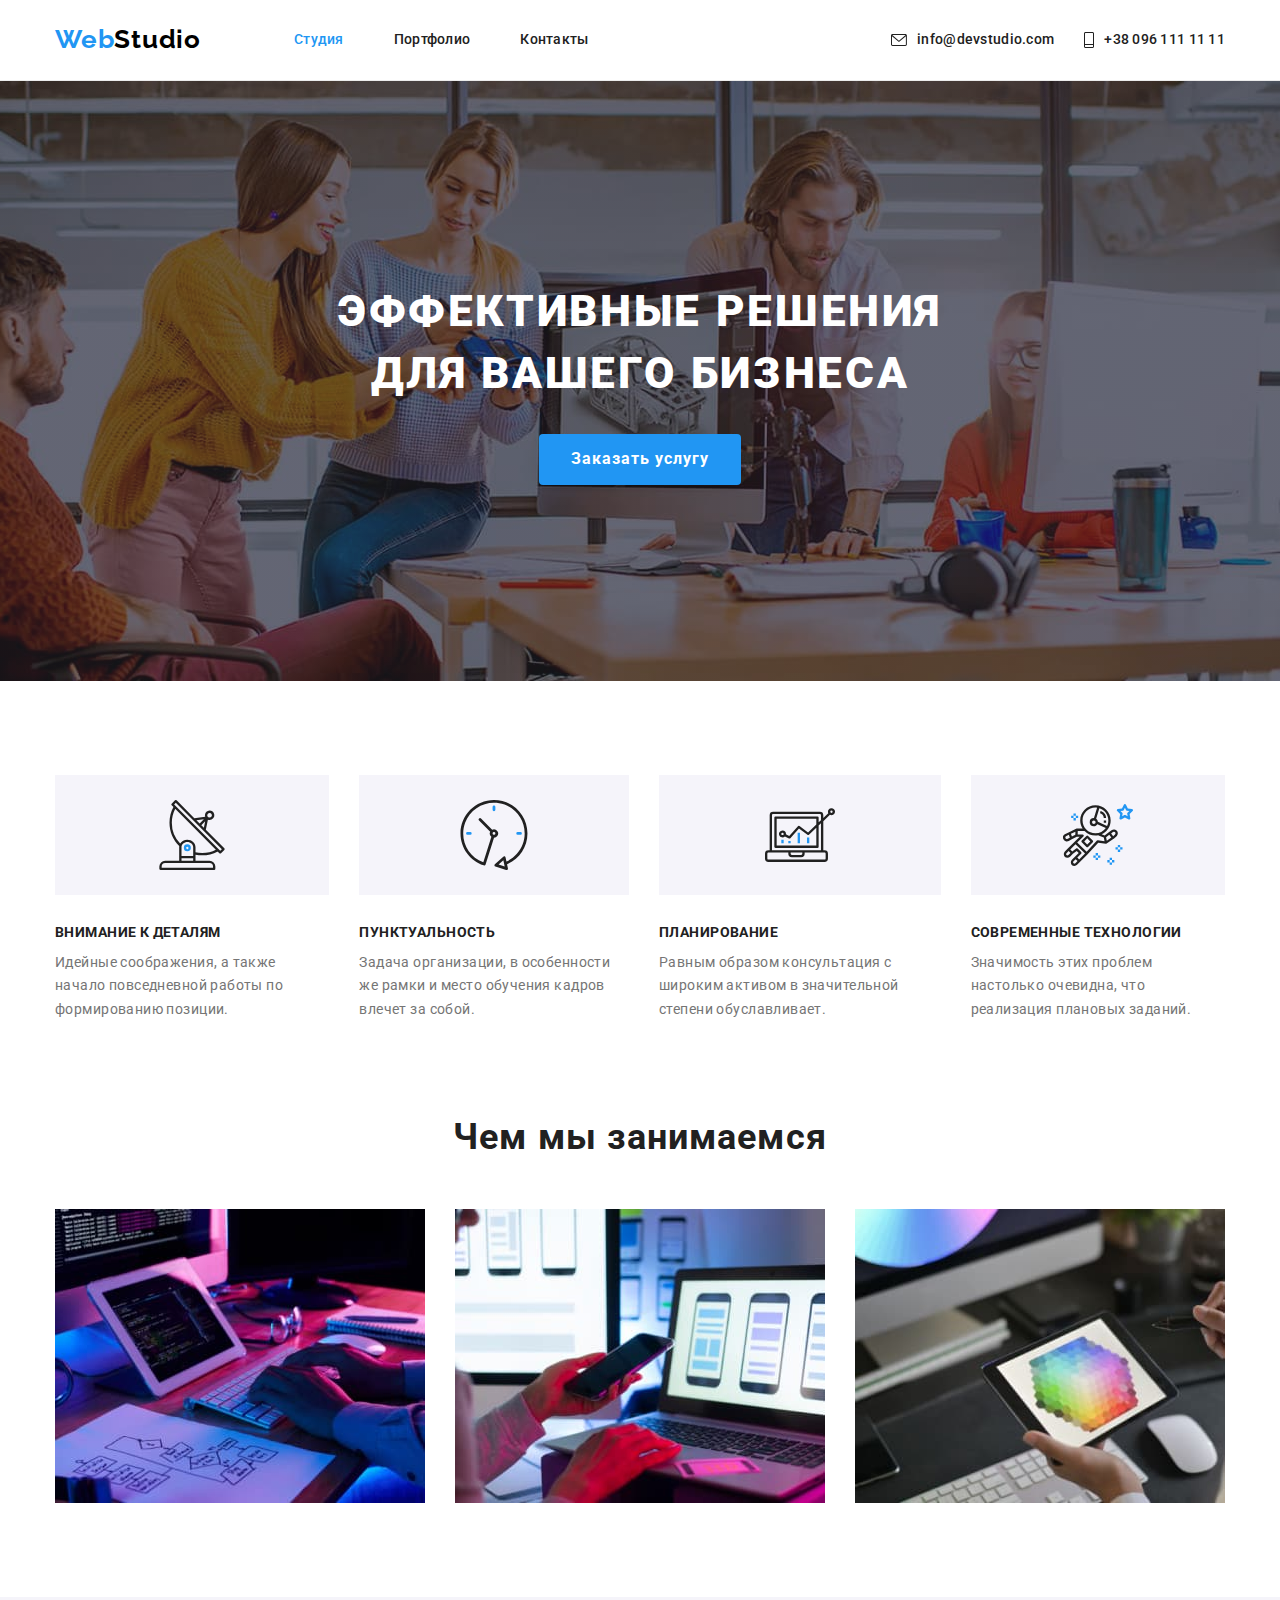
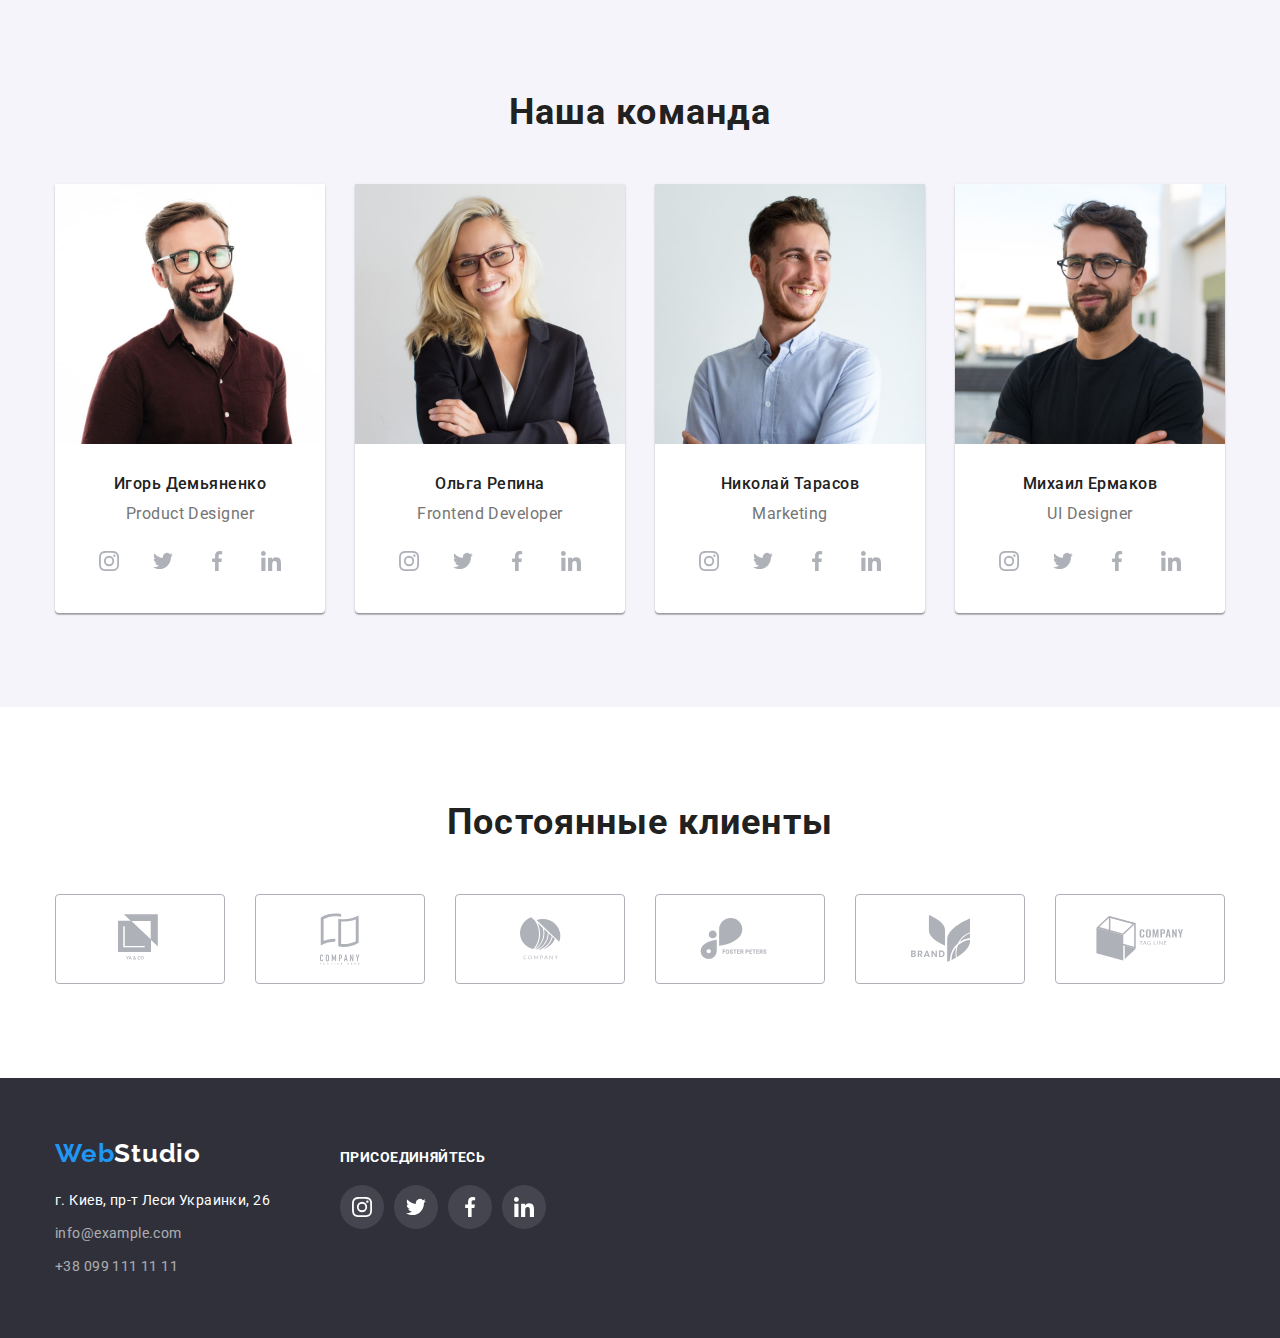
<file: index.html>
<!DOCTYPE html>
<html lang="ru">
  <head>
    <meta charset="UTF-8" />
    <meta name="viewport" content="width=device-width, initial-scale=1.0" />
    <link rel="preconnect" href="https://fonts.gstatic.com" />
    <link
      href="https://fonts.googleapis.com/css2?family=Raleway:wght@700&family=Roboto:wght@400;500;700;900&display=swap"
      rel="stylesheet"
    />
    <link rel="stylesheet" href="./css/style.css" />
    <title>Студия</title>
  </head>

  <body>
    <header class="header--border">
      <div class="container header">
        <a href="#" class="logo header-logo header-logo-color--black"
          ><span class="logo__accent">Web</span>Studio</a
        >
        <nav class="header__nav">
          <ul class="header__nav-list">
            <li>
              <a href="index.html" class="header__nav-link nav-link--active"
                >Студия</a
              >
            </li>

            <li>
              <a href="portfolio.html" class="header__nav-link">Портфолио</a>
            </li>

            <li>
              <a href="#" class="header__nav-link">Контакты</a>
            </li>
          </ul>
        </nav>
        <address class="header__contact">
          <a href="mailto:info@devstudio.com" class="header__contact-link"
            ><svg class="header__contact-icon" width="16" height="12">
              <use xlink:href="./img/sprite.svg#icon-envelope"></use></svg
            >info@devstudio.com</a
          >
          <a href="tel:+380961111111" class="header__contact-link"
            ><svg class="header__contact-icon" width="10" height="16">
              <use xlink:href="./img/sprite.svg#icon-smartphone"></use>
            </svg>
            +38 096 111 11 11</a
          >
        </address>
      </div>
    </header>
    <main>
      <section class="hero">
        <div class="container">
          <div class="hero__inner">
            <h1 class="visually-hidden">
              Создание сайтов, продвижение и обслуживание.
            </h1>
            <p class="hero__text">Эффективные решения для вашего бизнеса</p>
            <button type="button" class="hero__btn">Заказать услугу</button>
          </div>
        </div>
      </section>
      <section class="soft-skill">
        <div class="container">
          <h2 class="visually-hidden">
            Эффективные веб решения для каждого бизнеса.
          </h2>
          <ul class="soft-skill__list">
            <li class="soft-skill__list-item">
              <div class="soft-skill__list-icon-box">
                <svg width="70" height="70">
                  <use xlink:href="./img/sprite.svg#icon-antenna"></use>
                </svg>
              </div>
              <h3 class="soft-skill__list-title">Внимание к деталям</h3>
              <p class="soft-skill__list-text">
                Идейные соображения, а также начало повседневной работы по
                формированию позиции.
              </p>
            </li>

            <li class="soft-skill__list-item">
              <div class="soft-skill__list-icon-box">
                <svg width="70" height="70">
                  <use xlink:href="./img/sprite.svg#icon-clock"></use>
                </svg>
              </div>
              <h3 class="soft-skill__list-title">Пунктуальность</h3>
              <p class="soft-skill__list-text">
                Задача организации, в особенности же рамки и место обучения
                кадров влечет за собой.
              </p>
            </li>

            <li class="soft-skill__list-item">
              <div class="soft-skill__list-icon-box">
                <svg width="70" height="70">
                  <use xlink:href="./img/sprite.svg#icon-diagram"></use>
                </svg>
              </div>
              <h3 class="soft-skill__list-title">Планирование</h3>
              <p class="soft-skill__list-text">
                Равным образом консультация с широким активом в значительной
                степени обуславливает.
              </p>
            </li>

            <li class="soft-skill__list-item">
              <div class="soft-skill__list-icon-box">
                <svg width="70" height="70">
                  <use xlink:href="./img/sprite.svg#icon-astronaut"></use>
                </svg>
              </div>
              <h3 class="soft-skill__list-title">Современные технологии</h3>
              <p class="soft-skill__list-text">
                Значимость этих проблем настолько очевидна, что реализация
                плановых заданий.
              </p>
            </li>
          </ul>
        </div>
      </section>
      <section class="tech-skill">
        <div class="container">
          <h2 class="tech-skill__title">Чем мы занимаемся</h2>
          <div class="tech-skill__image-box">
            <img
              src="./img/works/develop.jpg"
              alt="разработка десктоп приложений"
              width="370"
              height="294"
            />
            <img
              src="./img/works/adaptive.jpg"
              alt="адаптация под мобильные устройства"
              width="370"
              height="294"
            />
            <img
              src="./img/works/design.jpg"
              alt="дизайн макетов"
              width="370"
              height="294"
            />
          </div>
        </div>
      </section>
      <section class="team">
        <div class="container">
          <h2 class="team__title">Наша команда</h2>
          <ul class="team__list">
            <li class="team__list-item">
              <img
                src="./img/team/product_designer.jpg"
                alt="фото Игоря Демьяненко"
                width="270"
                height="260"
                class="team__list-img"
              />
              <h3 class="team__list-title">Игорь Демьяненко</h3>
              <p class="team__list-text">Product Designer</p>
              <ul class="team__list-social">
                <li>
                  <a href="#" class="team__list-social-link">
                    <svg class="team__list-social-icon" width="20" height="20">
                      <use xlink:href="./img/sprite.svg#icon-instagram"></use>
                    </svg>
                  </a>
                </li>

                <li>
                  <a href="#" class="team__list-social-link">
                    <svg class="team__list-social-icon" width="20" height="20">
                      <use xlink:href="./img/sprite.svg#icon-twitter"></use>
                    </svg>
                  </a>
                </li>

                <li>
                  <a href="#" class="team__list-social-link">
                    <svg class="team__list-social-icon" width="20" height="20">
                      <use xlink:href="./img/sprite.svg#icon-facebook"></use>
                    </svg>
                  </a>
                </li>

                <li>
                  <a href="#" class="team__list-social-link">
                    <svg class="team__list-social-icon" width="20" height="20">
                      <use xlink:href="./img/sprite.svg#icon-linkedin"></use>
                    </svg>
                  </a>
                </li>
              </ul>
            </li>

            <li class="team__list-item">
              <img
                src="./img/team/frontend_developer.jpg"
                alt="фото Ольги Репиной"
                width="270"
                height="260"
                class="team__list-img"
              />
              <h3 class="team__list-title">Ольга Репина</h3>
              <p class="team__list-text">Frontend Developer</p>
              <ul class="team__list-social">
                <li>
                  <a href="#" class="team__list-social-link">
                    <svg class="team__list-social-icon" width="20" height="20">
                      <use xlink:href="./img/sprite.svg#icon-instagram"></use>
                    </svg>
                  </a>
                </li>

                <li>
                  <a href="#" class="team__list-social-link">
                    <svg class="team__list-social-icon" width="20" height="20">
                      <use xlink:href="./img/sprite.svg#icon-twitter"></use>
                    </svg>
                  </a>
                </li>

                <li>
                  <a href="#" class="team__list-social-link">
                    <svg class="team__list-social-icon" width="20" height="20">
                      <use xlink:href="./img/sprite.svg#icon-facebook"></use>
                    </svg>
                  </a>
                </li>

                <li>
                  <a href="#" class="team__list-social-link">
                    <svg class="team__list-social-icon" width="20" height="20">
                      <use xlink:href="./img/sprite.svg#icon-linkedin"></use>
                    </svg>
                  </a>
                </li>
              </ul>
            </li>

            <li class="team__list-item">
              <img
                src="./img/team/marketing.jpg"
                alt="фото Николая Тарасова"
                width="270"
                height="260"
                class="team__list-img"
              />
              <h3 class="team__list-title">Николай Тарасов</h3>
              <p class="team__list-text">Marketing</p>
              <ul class="team__list-social">
                <li>
                  <a href="#" class="team__list-social-link">
                    <svg class="team__list-social-icon" width="20" height="20">
                      <use xlink:href="./img/sprite.svg#icon-instagram"></use>
                    </svg>
                  </a>
                </li>

                <li>
                  <a href="#" class="team__list-social-link">
                    <svg class="team__list-social-icon" width="20" height="20">
                      <use xlink:href="./img/sprite.svg#icon-twitter"></use>
                    </svg>
                  </a>
                </li>

                <li>
                  <a href="#" class="team__list-social-link">
                    <svg class="team__list-social-icon" width="20" height="20">
                      <use xlink:href="./img/sprite.svg#icon-facebook"></use>
                    </svg>
                  </a>
                </li>

                <li>
                  <a href="#" class="team__list-social-link">
                    <svg class="team__list-social-icon" width="20" height="20">
                      <use xlink:href="./img/sprite.svg#icon-linkedin"></use>
                    </svg>
                  </a>
                </li>
              </ul>
            </li>

            <li class="team__list-item">
              <img
                src="./img/team/ui_designer.jpg"
                alt="фото Михаила Ермакова"
                width="270"
                height="260"
                class="team__list-img"
              />
              <h3 class="team__list-title">Михаил Ермаков</h3>
              <p class="team__list-text">UI Designer</p>
              <ul class="team__list-social">
                <li>
                  <a href="#" class="team__list-social-link">
                    <svg class="team__list-social-icon" width="20" height="20">
                      <use xlink:href="./img/sprite.svg#icon-instagram"></use>
                    </svg>
                  </a>
                </li>

                <li>
                  <a href="#" class="team__list-social-link">
                    <svg class="team__list-social-icon" width="20" height="20">
                      <use xlink:href="./img/sprite.svg#icon-twitter"></use>
                    </svg>
                  </a>
                </li>

                <li>
                  <a href="#" class="team__list-social-link">
                    <svg class="team__list-social-icon" width="20" height="20">
                      <use xlink:href="./img/sprite.svg#icon-facebook"></use>
                    </svg>
                  </a>
                </li>

                <li>
                  <a href="#" class="team__list-social-link">
                    <svg class="team__list-social-icon" width="20" height="20">
                      <use xlink:href="./img/sprite.svg#icon-linkedin"></use>
                    </svg>
                  </a>
                </li>
              </ul>
            </li>
          </ul>
        </div>
      </section>
      <section class="clients">
        <div class="container">
          <h2 class="clients__title">Постоянные клиенты</h2>
          <ul class="clients__list">
            <li>
              <a href="#" class="clients__list-link"
                ><svg class="clients__list-icon" width="44" height="49">
                  <use xlink:href="./img/sprite.svg#icon-logo-1"></use></svg
              ></a>
            </li>

            <li>
              <a href="#" class="clients__list-link"
                ><svg class="clients__list-icon" width="40" height="52">
                  <use xlink:href="./img/sprite.svg#icon-logo-2"></use></svg
              ></a>
            </li>

            <li>
              <a href="#" class="clients__list-link"
                ><svg class="clients__list-icon" width="41" height="43">
                  <use xlink:href="./img/sprite.svg#icon-logo-3"></use></svg
              ></a>
            </li>

            <li>
              <a href="#" class="clients__list-link"
                ><svg class="clients__list-icon" width="80" height="42">
                  <use xlink:href="./img/sprite.svg#icon-logo-4"></use></svg
              ></a>
            </li>

            <li>
              <a href="#" class="clients__list-link"
                ><svg class="clients__list-icon" width="59" height="47">
                  <use xlink:href="./img/sprite.svg#icon-logo-5"></use></svg
              ></a>
            </li>

            <li>
              <a href="#" class="clients__list-link"
                ><svg class="clients__list-icon" width="88" height="45">
                  <use xlink:href="./img/sprite.svg#icon-logo-6"></use></svg
              ></a>
            </li>
          </ul>
        </div>
      </section>
    </main>
    <footer class="footer">
      <div class="container footer__inner">
        <div class="footer__box-contacts">
          <a href="index.html" class="logo footer-logo footer-logo-color--white"
            ><span class="logo__accent">Web</span>Studio</a
          >
          <address class="footer__contacts">
            <a
              href="https://goo.gl/maps/GYdSP3vSzZe3BjHV9"
              target="_blank"
              class="footer__contacts-link"
              >г. Киев, пр-т Леси Украинки, 26</a
            >
            <a href="mailto:info@example.com" class="footer__contacts-link"
              >info@example.com</a
            >
            <a href="tel:+380991111111" class="footer__contacts-link"
              >+38 099 111 11 11</a
            >
          </address>
        </div>
        <div class="footer__box-social">
          <b class="footer__social-title">присоединяйтесь</b>
          <ul class="footer__social-list">
            <li>
              <a href="#" class="footer__social-list-link">
                <svg class="footer__social-list-icon" width="20" height="20">
                  <use xlink:href="./img/sprite.svg#icon-instagram"></use>
                </svg>
              </a>
            </li>

            <li>
              <a href="#" class="footer__social-list-link">
                <svg class="footer__social-list-icon" width="20" height="20">
                  <use xlink:href="./img/sprite.svg#icon-twitter"></use>
                </svg>
              </a>
            </li>

            <li>
              <a href="#" class="footer__social-list-link">
                <svg class="footer__social-list-icon" width="20" height="20">
                  <use xlink:href="./img/sprite.svg#icon-facebook"></use>
                </svg>
              </a>
            </li>

            <li>
              <a href="#" class="footer__social-list-link">
                <svg class="footer__social-list-icon" width="20" height="20">
                  <use xlink:href="./img/sprite.svg#icon-linkedin"></use>
                </svg>
              </a>
            </li>
          </ul>
        </div>
      </div>
    </footer>
  </body>
</html>
</file>
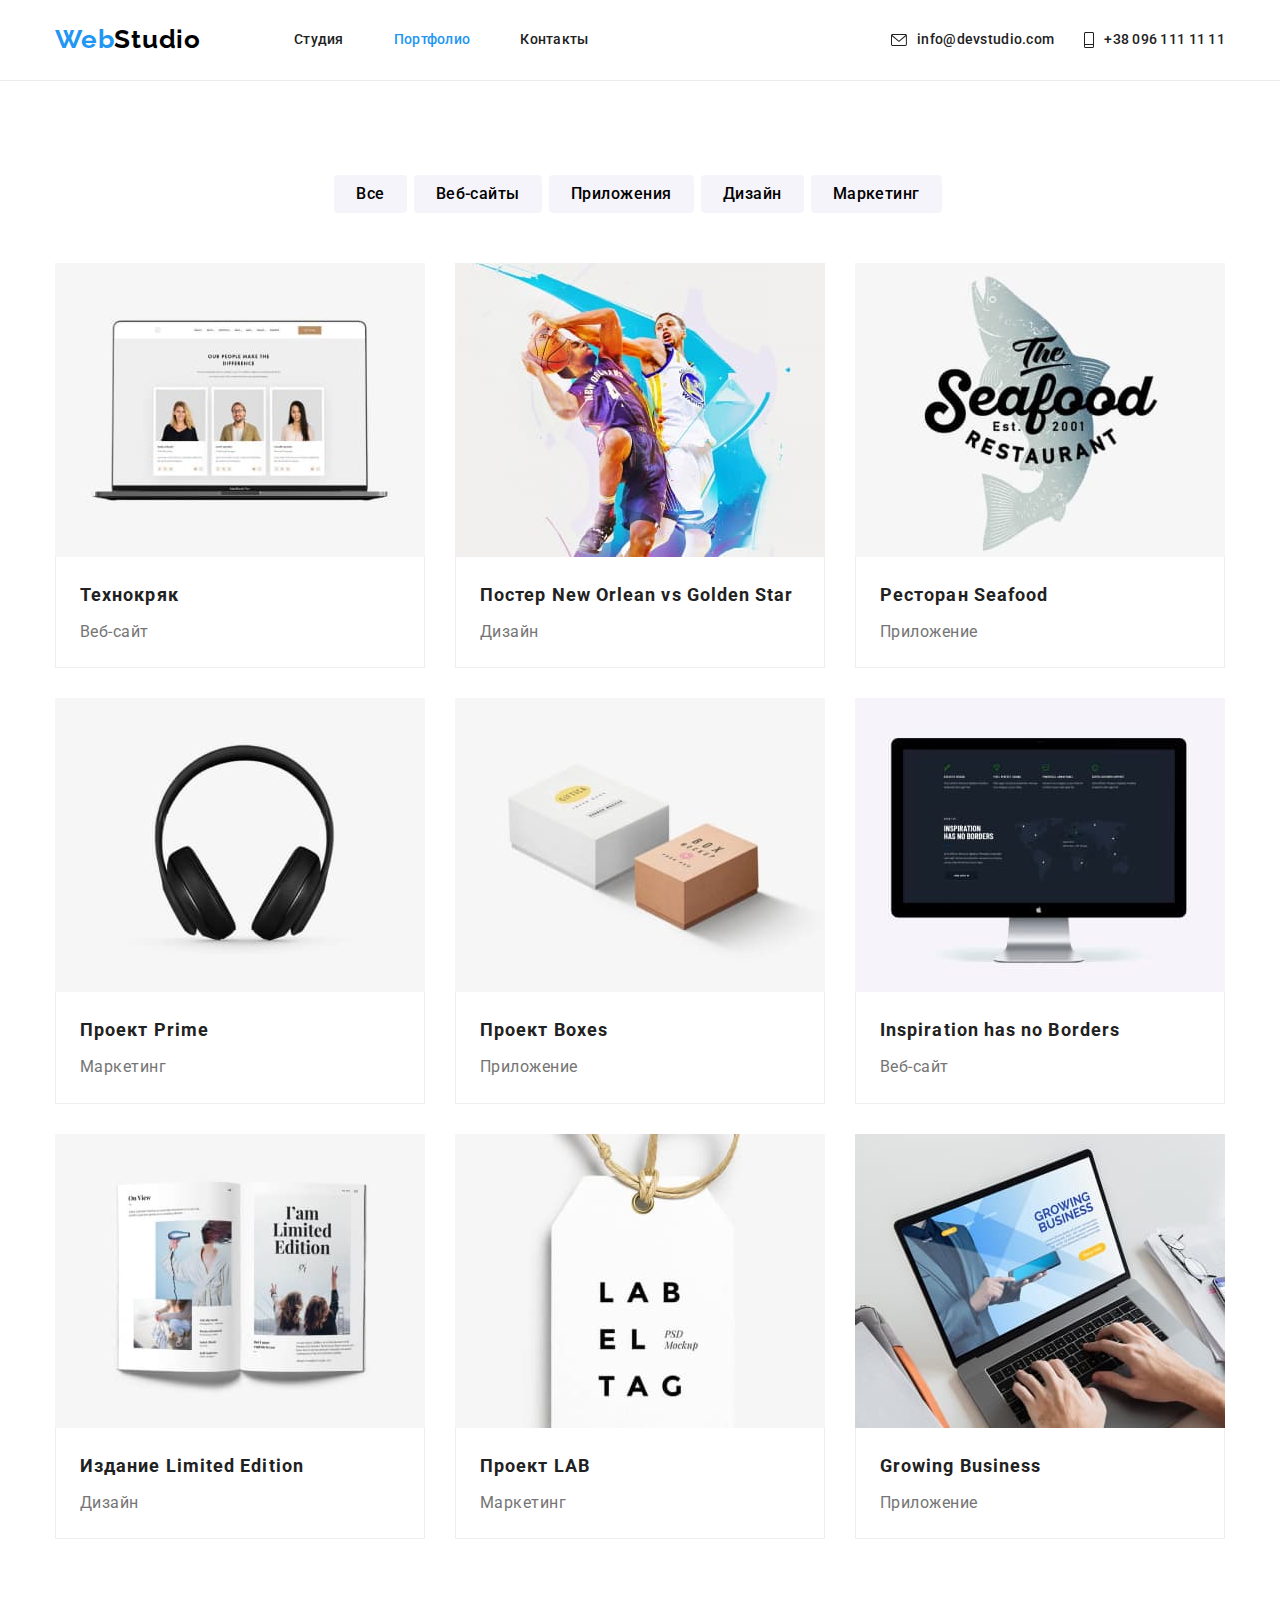
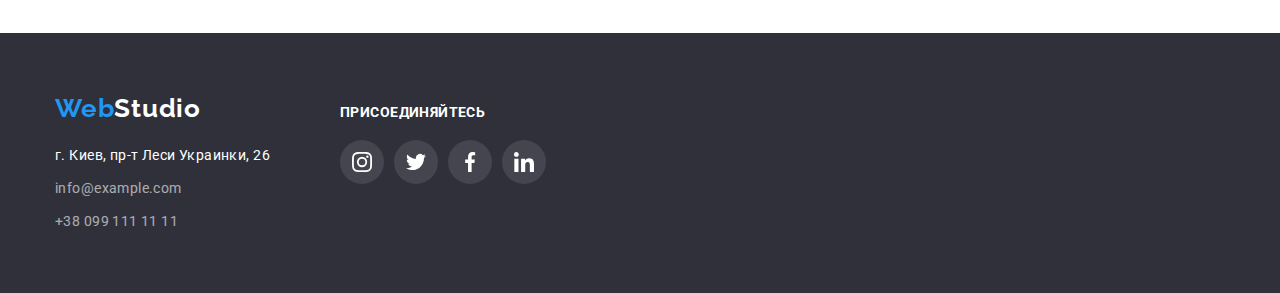
<file: portfolio.html>
<!DOCTYPE html>
<html lang="ru">
  <head>
    <meta charset="UTF-8" />
    <meta name="viewport" content="width=device-width, initial-scale=1.0" />
    <link rel="preconnect" href="https://fonts.gstatic.com" />
    <link
      href="https://fonts.googleapis.com/css2?family=Raleway:wght@700&family=Roboto:wght@400;500;700;900&display=swap"
      rel="stylesheet"
    />
    <link rel="stylesheet" href="./css/style.css" />
    <title>Портфолио</title>
  </head>

  <body>
    <header class="header--border">
      <div class="container header">
        <a href="#" class="logo header-logo header-logo-color--black"
          ><span class="logo__accent">Web</span>Studio</a
        >
        <nav class="header__nav">
          <ul class="header__nav-list">
            <li>
              <a href="index.html" class="header__nav-link">Студия</a>
            </li>
            <li>
              <a href="portfolio.html" class="header__nav-link nav-link--active"
                >Портфолио</a
              >
            </li>
            <li>
              <a href="#" class="header__nav-link">Контакты</a>
            </li>
          </ul>
        </nav>
        <address class="header__contact">
          <a href="mailto:info@devstudio.com" class="header__contact-link"
            ><svg class="header__contact-icon" width="16" height="12">
              <use xlink:href="./img/sprite.svg#icon-envelope"></use></svg
            >info@devstudio.com</a
          >
          <a href="tel:+380961111111" class="header__contact-link"
            ><svg class="header__contact-icon" width="10" height="16">
              <use xlink:href="./img/sprite.svg#icon-smartphone"></use>
            </svg>
            +38 096 111 11 11</a
          >
        </address>
      </div>
    </header>
    <main>
      <section class="search-menu">
        <div class="container">
          <button type="button" class="search-menu__btn">Все</button>
          <button type="button" class="search-menu__btn">Веб-сайты</button>
          <button type="button" class="search-menu__btn">Приложения</button>
          <button type="button" class="search-menu__btn">Дизайн</button>
          <button type="button" class="search-menu__btn">Маркетинг</button>
        </div>
      </section>
      <section class="projects">
        <div class="container">
          <h1 class="visually-hidden">Наши работы</h1>
          <ul class="projects__list">
            <li class="projects__list-item">
              <a href="#" class="projects__list-link">
                <img
                  src="./img/portfolio/technocryk.jpg"
                  alt="ноутбук с открытым веб-сайтом"
                />
                <div class="list-card--border">
                  <h2 class="projects__list-title">Технокряк</h2>
                  <p class="projects__list-text">Веб-сайт</p>
                </div>
              </a>
            </li>

            <li class="projects__list-item">
              <a href="#" class="projects__list-link">
                <img
                  src="./img/portfolio/new-orlean-vs-golden-star.jpg"
                  alt="игроки НБА"
                />
                <div class="list-card--border">
                  <h2 class="projects__list-title">
                    Постер New Orlean vs Golden Star
                  </h2>
                  <p class="projects__list-text">Дизайн</p>
                </div>
              </a>
            </li>

            <li class="projects__list-item">
              <a href="#" class="projects__list-link">
                <img
                  src="./img/portfolio/seafood.jpg"
                  alt="логотип ресторан рыба"
                />
                <div class="list-card--border">
                  <h2 class="projects__list-title">Ресторан Seafood</h2>
                  <p class="projects__list-text">Приложение</p>
                </div>
              </a>
            </li>

            <li class="projects__list-item">
              <a href="#" class="projects__list-link">
                <img src="./img/portfolio/prime.jpg" alt="наушники" />
                <div class="list-card--border">
                  <h2 class="projects__list-title">Проект Prime</h2>
                  <p class="projects__list-text">Маркетинг</p>
                </div>
              </a>
            </li>

            <li class="projects__list-item">
              <a href="#" class="projects__list-link">
                <img src="./img/portfolio/boxes.jpg" alt="две коробки" />
                <div class="list-card--border">
                  <h2 class="projects__list-title">Проект Boxes</h2>
                  <p class="projects__list-text">Приложение</p>
                </div>
              </a>
            </li>

            <li class="projects__list-item">
              <a href="#" class="projects__list-link">
                <img
                  src="./img/portfolio/inspiration-has-no-borders.jpg"
                  alt="монитор apple с открытым веб-сайтом"
                />
                <div class="list-card--border">
                  <h2 class="projects__list-title">
                    Inspiration has no Borders
                  </h2>
                  <p class="projects__list-text">Веб-сайт</p>
                </div>
              </a>
            </li>

            <li class="projects__list-item">
              <a href="#" class="projects__list-link">
                <img
                  src="./img/portfolio/limited-edition.jpg"
                  alt="журнал с открытыми страницами"
                />
                <div class="list-card--border">
                  <h2 class="projects__list-title">Издание Limited Edition</h2>
                  <p class="projects__list-text">Дизайн</p>
                </div>
              </a>
            </li>

            <li class="projects__list-item">
              <a href="#" class="projects__list-link">
                <img src="./img/portfolio/lab.jpg" alt="дизайн лейбы" />
                <div class="list-card--border">
                  <h2 class="projects__list-title">Проект LAB</h2>
                  <p class="projects__list-text">Маркетинг</p>
                </div>
              </a>
            </li>

            <li class="projects__list-item">
              <a href="#" class="projects__list-link">
                <img
                  src="./img/portfolio/growing-business.jpg"
                  alt="ноутбук с открытым приложением"
                />
                <div class="list-card--border">
                  <h2 class="projects__list-title">Growing Business</h2>
                  <p class="projects__list-text">Приложение</p>
                </div>
              </a>
            </li>
          </ul>
        </div>
      </section>
    </main>
    <footer class="footer">
      <div class="container footer__inner">
        <div class="footer__box-contacts">
          <a href="index.html" class="logo footer-logo footer-logo-color--white"
            ><span class="logo__accent">Web</span>Studio</a
          >
          <address class="footer__contacts">
            <a
              href="https://goo.gl/maps/GYdSP3vSzZe3BjHV9"
              target="_blank"
              class="footer__contacts-link"
              >г. Киев, пр-т Леси Украинки, 26</a
            >
            <a href="mailto:info@example.com" class="footer__contacts-link"
              >info@example.com</a
            >
            <a href="tel:+380991111111" class="footer__contacts-link"
              >+38 099 111 11 11</a
            >
          </address>
        </div>
        <div class="footer__box-social">
          <b class="footer__social-title">присоединяйтесь</b>
          <ul class="footer__social-list">
                <li>
                  <a href="#" class="footer__social-list-link">
                    <svg class="footer__social-list-icon" width="20" height="20">
                      <use xlink:href="./img/sprite.svg#icon-instagram"></use>
                    </svg>
                  </a>
                </li>

                <li>
                  <a href="#" class="footer__social-list-link">
                    <svg class="footer__social-list-icon" width="20" height="20">
                      <use xlink:href="./img/sprite.svg#icon-twitter"></use>
                    </svg>
                  </a>
                </li>

                <li>
                  <a href="#" class="footer__social-list-link">
                    <svg class="footer__social-list-icon" width="20" height="20">
                      <use xlink:href="./img/sprite.svg#icon-facebook"></use>
                    </svg>
                  </a>
                </li>

                <li>
                  <a href="#" class="footer__social-list-link">
                    <svg class="footer__social-list-icon" width="20" height="20">
                      <use xlink:href="./img/sprite.svg#icon-linkedin"></use>
                    </svg>
                  </a>
                </li>
              </ul>
            </li>
          </ul>
        </div>
      </div>
    </footer>
  </body>
</html>
</file>
<file: css/style.css>
@charset "UTF-8";
/*===Null Style===*/
* {
  padding: 0;
  margin: 0;
  border: 0;
}

*,
*:before,
:after {
  -webkit-box-sizing: border-box;
  box-sizing: border-box;
}

aside,
nav,
footer,
header,
section {
  display: block;
}

html,
body {
  height: 100%;
  width: 100%;
  font-size: 100%;
  line-height: 1;
  font-size: 14px;
  -ms-text-size-adjust: 100%;
  -moz-text-size-adjust: 100%;
  -webkit-text-size-adjust: 100%;
}

input,
button,
textarea {
  font-family: inherit;
}

input::-ms-clear {
  display: none;
}

button {
  cursor: pointer;
}

button::-moz-focus-inner {
  padding: 0;
  border: 0;
}

a,
a:visited {
  text-decoration: none;
}

a:hover {
  text-decoration: none;
}

address {
  font-style: inherit;
}

ul li {
  list-style: none;
}

img {
  display: block;
  width: 100%;
  height: auto;
}

h1,
h2,
h3,
h4,
h5,
h6 {
  font-size: inherit;
  font-weight: 400;
}

/*===Variable Colors===*/
:root {
  --primary-bg-white: #ffffff;
  --primary-bg-hero: #2f303a;
  --primary-bg-footer: #2f303a;
  --primary-bg-team: #f5f4fa;
  --primary-fc-middle-black: #212121;
  --primary-footer-logo-color: #ffffff;
  --primary-logo-accent: #2196f3;
  --primary-contacts-footer-color: #ffffff;
  --secondary-fc-white: #ffffff;
  /*****************************************/
  --header-logo-color: #000000;
  --color-header-link-hover: #2196f3;
  --color-header-link-focus: #2196f3;
  --color-header-link-active: #2196f3;
  --color-soft-skill-text: #757575;
  --color-team-list-text: #757575;
  --color-projects-list-text: #757575;
  --color-hero-text: #ffffff;
  --bc-team-list-item: #ffffff;
  --bc-footer-social-list-link: rgba(255, 255, 255, 0.1);
  --accent-footer-social-list-link: #2196f3;
  --color-footer-social-link: #ffffff;
  --fc-hero-button: #ffffff;
  --bc-search-menu-button: #f5f4fa;
  --fc-search-menu-button-accent: #ffffff;
  --bc-search-menu-button-accent: #2196f3;
  --bc-hero-button: #2196f3;
  --border-header-color: #ececec;
  --border-projects-color: #eeeeee;
  --soft-skill-bg-icon-box: #f5f4fa;
  --soft-skill-color-icon-black: #212121;
  --soft-skill-color-icon-accent: #2196f3;
  --bc-team-social-link: #2196f3;
  --bg-team-social-link: #afb1b8;
  --color-team-social-link: #ffffff;
  --border-clients-link: #afb1b8;
  --color-clients-link: #afb1b8;
  --color-accent-clients-link: #2196f3;
  --border-accent-clients-link: #2196f3;
}

/*===Main Style===*/
body {
  font-family: "Roboto", sans-serif;
  background: var(--primary-bg-white);
  color: var(--primary-fc-middle-black);
}

/*===Grid Style===*/
.container {
  max-width: 1200px;
  margin: 0 auto;
  padding: 0 15px;
}

/*===Visually hidden h2===*/
.visually-hidden {
  position: absolute;
  width: 1px;
  height: 1px;
  margin: -1px;
  border: 0;
  padding: 0;
  white-space: nowrap;
  -webkit-clip-path: inset(100%);
          clip-path: inset(100%);
  clip: rect(0 0 0 0);
  overflow: hidden;
}

/*===LOGO Main Style===*/
.logo {
  font-family: "Raleway", sans-serif;
  font-weight: 700;
  font-size: 26px;
  line-height: 1.2;
  letter-spacing: 0.03em;
}

.logo__accent {
  color: var(--primary-logo-accent);
}

/**************Main*******************/
/*===Header Style===*/
.header {
  display: -webkit-box;
  display: -ms-flexbox;
  display: flex;
  -webkit-box-align: center;
      -ms-flex-align: center;
          align-items: center;
}

.header__nav {
  margin-left: 93px;
}

.header__nav-list {
  display: -webkit-box;
  display: -ms-flexbox;
  display: flex;
}

.header__nav-list :not(:first-child) {
  margin-left: 50px;
}

.header__nav-link {
  padding: 32px 0;
  font-weight: 500;
  font-size: 14px;
  line-height: 1.1;
  letter-spacing: 0.02em;
  color: inherit;
  -webkit-transition: color 250ms linear;
  transition: color 250ms linear;
}

.header__nav-link:hover {
  color: var(--color-header-link-hover);
}

.header__nav-link:focus {
  color: var(--color-header-link-hover);
}

.header__contact {
  display: -webkit-box;
  display: -ms-flexbox;
  display: flex;
  margin-left: auto;
}

.header__contact :not(:first-child) {
  margin-left: 30px;
}

.header__contact-link {
  display: -webkit-box;
  display: -ms-flexbox;
  display: flex;
  -webkit-box-align: center;
      -ms-flex-align: center;
          align-items: center;
  padding: 32px 0;
  font-weight: 500;
  line-height: 1.1;
  letter-spacing: 0.02em;
  color: var(--contacts-header-color);
  -webkit-transition: color 250ms linear;
  transition: color 250ms linear;
}

.header__contact-link:hover {
  color: var(--color-header-link-hover);
}

.header__contact-link:focus {
  color: var(--color-header-link-hover);
}

.header__contact-icon {
  margin-right: 10px;
  fill: currentColor;
}

.header--border {
  border-bottom: 1px solid var(--border-header-color);
}

.header-logo {
  padding: 24px 0 25px;
}

.header-logo-color--black {
  color: var(--header-logo-color);
}

.nav-link--active {
  color: var(--color-header-link-active);
}

/*===HERO Style===*/
.hero {
  padding: 200px 0;
  display: -webkit-box;
  display: -ms-flexbox;
  display: flex;
  height: 600px;
  background-color: var(--primary-bg-hero);
  background-image: -webkit-gradient(linear, left top, right top, from(rgba(47, 48, 58, 0.4)), to(rgba(47, 48, 58, 0.4))), url("../img/hero-bg.jpg");
  background-image: linear-gradient(to right, rgba(47, 48, 58, 0.4), rgba(47, 48, 58, 0.4)), url("../img/hero-bg.jpg");
  background-repeat: no-repeat;
  background-position: center;
  background-size: cover;
}

.hero__inner {
  width: 100%;
  max-width: 696px;
  margin: 0 auto;
  text-align: center;
}

.hero__text {
  margin-bottom: 30px;
  font-weight: 900;
  font-size: 44px;
  line-height: 1.4;
  letter-spacing: 0.06em;
  text-transform: uppercase;
  color: var(--color-hero-text);
}

.hero__btn {
  padding: 10px 32px;
  font-weight: 700;
  font-size: 16px;
  line-height: 1.9;
  letter-spacing: 0.06em;
  border-radius: 4px;
  -webkit-box-shadow: 0px 4px 4px rgba(0, 0, 0, 0.15);
          box-shadow: 0px 4px 4px rgba(0, 0, 0, 0.15);
  color: var(--fc-hero-button);
  background: var(--bc-hero-button);
}

.hero__btn:active {
  position: relative;
  top: 2px;
  -webkit-box-shadow: none;
          box-shadow: none;
}

/*===Soft-Skill Style===*/
.soft-skill {
  padding: 94px 0;
}

.soft-skill__list {
  display: -webkit-box;
  display: -ms-flexbox;
  display: flex;
}

.soft-skill__list :not(:last-of-type) {
  margin-right: 30px;
}

.soft-skill__list-item {
  width: calc((100%-90px) / 4);
}

.soft-skill__list-icon-box {
  display: -webkit-box;
  display: -ms-flexbox;
  display: flex;
  -webkit-box-pack: center;
      -ms-flex-pack: center;
          justify-content: center;
  padding: 25px 0;
  margin-bottom: 30px;
  background-color: var(--soft-skill-bg-icon-box);
}

.soft-skill__list-title {
  margin-bottom: 10px;
  font-weight: 700;
  line-height: 1.1;
  letter-spacing: 0.03em;
  text-transform: uppercase;
}

.soft-skill__list-text {
  font-weight: 400;
  line-height: 1.7;
  letter-spacing: 0.03em;
  color: var(--color-soft-skill-text);
}

/*===Tech-Skill Style===*/
.tech-skill {
  padding-bottom: 94px;
}

.tech-skill__title {
  margin-bottom: 50px;
  font-weight: 700;
  font-size: 36px;
  line-height: 1.2;
  text-align: center;
  letter-spacing: 0.03em;
}

.tech-skill__image-box {
  display: -webkit-box;
  display: -ms-flexbox;
  display: flex;
}

.tech-skill__image-box :not(:last-child) {
  margin-right: 30px;
}

/*===Team Style===*/
.team {
  padding: 94px 0;
  background: var(--primary-bg-team);
}

.team__title {
  margin-bottom: 50px;
  font-weight: 700;
  font-size: 36px;
  line-height: 1.2;
  text-align: center;
  letter-spacing: 0.03em;
}

.team__list {
  display: -webkit-box;
  display: -ms-flexbox;
  display: flex;
  margin-right: -30px;
}

.team__list-item {
  margin-right: 30px;
  background: var(--bc-team-list-item);
  text-align: center;
  -webkit-box-shadow: 0px 1px 3px rgba(0, 0, 0, 0.12), 0px 1px 1px rgba(0, 0, 0, 0.14), 0px 2px 1px rgba(0, 0, 0, 0.2);
          box-shadow: 0px 1px 3px rgba(0, 0, 0, 0.12), 0px 1px 1px rgba(0, 0, 0, 0.14), 0px 2px 1px rgba(0, 0, 0, 0.2);
  border-radius: 0px 0px 4px 4px;
}

.team__list-img {
  margin-bottom: 30px;
}

.team__list-title {
  margin-bottom: 10px;
  font-weight: 500;
  font-size: 16px;
  line-height: 1.2;
  letter-spacing: 0.03em;
}

.team__list-text {
  margin-bottom: 16px;
  font-weight: 400;
  font-size: 16px;
  line-height: 1.2;
  letter-spacing: 0.03em;
  color: var(--color-team-list-text);
}

.team__list-social {
  padding: 0 32px 30px;
  display: -webkit-box;
  display: -ms-flexbox;
  display: flex;
  -webkit-box-pack: justify;
      -ms-flex-pack: justify;
          justify-content: space-between;
}

.team__list-social-link {
  display: -webkit-box;
  display: -ms-flexbox;
  display: flex;
  -webkit-box-pack: center;
      -ms-flex-pack: center;
          justify-content: center;
  -webkit-box-align: center;
      -ms-flex-align: center;
          align-items: center;
  width: 44px;
  height: 44px;
  border-radius: 50%;
  -webkit-transition: 250ms linear;
  transition: 250ms linear;
  background-color: transparent;
  color: var(--bg-team-social-link);
}

.team__list-social-link:hover {
  background-color: var(--bc-team-social-link);
  color: var(--color-team-social-link);
}

.team__list-social-link:focus {
  background-color: var(--bc-team-social-link);
  color: var(--color-team-social-link);
}

.team__list-social-icon {
  fill: currentColor;
}

/*===Clients Style===*/
.clients {
  padding: 94px 0;
}

.clients__title {
  margin-bottom: 50px;
  font-weight: 700;
  font-size: 36px;
  line-height: 1.2;
  text-align: center;
  letter-spacing: 0.03em;
}

.clients__list {
  display: -webkit-box;
  display: -ms-flexbox;
  display: flex;
  -webkit-box-pack: justify;
      -ms-flex-pack: justify;
          justify-content: space-between;
}

.clients__list-link {
  display: -webkit-box;
  display: -ms-flexbox;
  display: flex;
  -webkit-box-pack: center;
      -ms-flex-pack: center;
          justify-content: center;
  -webkit-box-align: center;
      -ms-flex-align: center;
          align-items: center;
  width: 170px;
  height: 90px;
  border: 1px solid var(--border-clients-link);
  border-radius: 4px;
  -webkit-transition: color 250ms linear;
  transition: color 250ms linear;
  color: var(--color-clients-link);
}

.clients__list-link:hover {
  border: 1px solid var(--border-accent-clients-link);
  color: var(--color-accent-clients-link);
}

.clients__list-link:focus {
  border: 1px solid var(--border-accent-clients-link);
  color: var(--color-accent-clients-link);
}

.clients__list-icon {
  fill: currentColor;
}

/*===Footer Style===*/
.footer {
  padding: 60px 0;
  background: var(--primary-bg-footer);
}

.footer__inner {
  display: -webkit-box;
  display: -ms-flexbox;
  display: flex;
  -webkit-box-align: baseline;
      -ms-flex-align: baseline;
          align-items: baseline;
}

.footer__box-contacts {
  margin-right: 70px;
}

.footer__contacts {
  display: -webkit-box;
  display: -ms-flexbox;
  display: flex;
  -webkit-box-orient: vertical;
  -webkit-box-direction: normal;
      -ms-flex-direction: column;
          flex-direction: column;
}

.footer__contacts :not(:last-child) {
  margin-bottom: 9px;
}

.footer__contacts :first-child {
  opacity: 1;
}

.footer__contacts-link {
  font-weight: 400;
  font-size: 14px;
  line-height: 1.7;
  letter-spacing: 0.03em;
  color: var(--primary-contacts-footer-color);
  opacity: 0.6;
}

.footer__social-title {
  display: block;
  margin-bottom: 20px;
  font-weight: 700;
  font-size: 14px;
  line-height: 1.1;
  letter-spacing: 0.03em;
  color: var(--secondary-fc-white);
  text-transform: uppercase;
}

.footer__social-list {
  display: -webkit-box;
  display: -ms-flexbox;
  display: flex;
  -webkit-box-pack: justify;
      -ms-flex-pack: justify;
          justify-content: space-between;
}

.footer__social-list :not(:last-child) {
  margin-right: 10px;
}

.footer__social-list-link {
  display: -webkit-box;
  display: -ms-flexbox;
  display: flex;
  -webkit-box-pack: center;
      -ms-flex-pack: center;
          justify-content: center;
  -webkit-box-align: center;
      -ms-flex-align: center;
          align-items: center;
  width: 44px;
  height: 44px;
  background-color: var(--bc-footer-social-list-link);
  color: var(--color-footer-social-link);
  border-radius: 50%;
  -webkit-transition: background-color 250ms linear;
  transition: background-color 250ms linear;
}

.footer__social-list-link:hover {
  background-color: var(--accent-footer-social-list-link);
}

.footer__social-list-link:focus {
  background-color: var(--accent-footer-social-list-link);
}

.footer__social-list-icon {
  fill: currentColor;
}

.footer-logo {
  display: inline-block;
  margin-bottom: 20px;
}

.footer-logo-color--white {
  color: var(--primary-footer-logo-color);
}

/**************Portfolio*******************/
/*===Search-Menu Style===*/
.search-menu {
  text-align: center;
  padding: 94px 0 50px;
}

.search-menu :not(:last-child) {
  margin-right: 8px;
}

.search-menu__btn {
  /*Убрал лишний зазор между кнопок*/
  margin-left: -4px;
  padding: 6px 22px;
  font-weight: 500;
  font-size: 16px;
  line-height: 1.6;
  letter-spacing: 0.03em;
  background-color: var(--bc-search-menu-button);
  border-radius: 4px;
  -webkit-transition: background-color 250ms linear;
  transition: background-color 250ms linear;
}

.search-menu__btn:hover {
  color: var(--fc-search-menu-button-accent);
  background-color: var(--bc-search-menu-button-accent);
  -webkit-box-shadow: 0px 3px 1px rgba(0, 0, 0, 0.1), 0px 1px 2px rgba(0, 0, 0, 0.08), 0px 2px 2px rgba(0, 0, 0, 0.12);
          box-shadow: 0px 3px 1px rgba(0, 0, 0, 0.1), 0px 1px 2px rgba(0, 0, 0, 0.08), 0px 2px 2px rgba(0, 0, 0, 0.12);
}

.search-menu__btn:focus {
  color: var(--fc-search-menu-button-accent);
  background-color: var(--bc-search-menu-button-accent);
  -webkit-box-shadow: 0px 3px 1px rgba(0, 0, 0, 0.1), 0px 1px 2px rgba(0, 0, 0, 0.08), 0px 2px 2px rgba(0, 0, 0, 0.12);
          box-shadow: 0px 3px 1px rgba(0, 0, 0, 0.1), 0px 1px 2px rgba(0, 0, 0, 0.08), 0px 2px 2px rgba(0, 0, 0, 0.12);
}

.search-menu__btn:active {
  position: relative;
  top: 1px;
  color: var(--fc-search-menu-button-accent);
  background-color: var(--bc-search-menu-button-accent);
  -webkit-box-shadow: none;
          box-shadow: none;
}

/*===Projects Style===*/
.projects {
  padding-bottom: 94px;
}

.projects__list {
  display: -webkit-box;
  display: -ms-flexbox;
  display: flex;
  -ms-flex-wrap: wrap;
      flex-wrap: wrap;
  margin-top: -30px;
  margin-left: -30px;
}

.projects__list-item {
  -ms-flex-preferred-size: calc(100% / 3 - 30px);
      flex-basis: calc(100% / 3 - 30px);
  margin-top: 30px;
  margin-left: 30px;
}

.projects__list-link {
  display: block;
  -webkit-transition: -webkit-box-shadow 200ms linear;
  transition: -webkit-box-shadow 200ms linear;
  transition: box-shadow 200ms linear;
  transition: box-shadow 200ms linear, -webkit-box-shadow 200ms linear;
}

.projects__list-link:hover {
  -webkit-box-shadow: 0px 1px 1px rgba(0, 0, 0, 0.12), 0px 4px 4px rgba(0, 0, 0, 0.06), 1px 4px 6px rgba(0, 0, 0, 0.16);
          box-shadow: 0px 1px 1px rgba(0, 0, 0, 0.12), 0px 4px 4px rgba(0, 0, 0, 0.06), 1px 4px 6px rgba(0, 0, 0, 0.16);
}

.projects__list-link:focus {
  -webkit-box-shadow: 0px 1px 1px rgba(0, 0, 0, 0.12), 0px 4px 4px rgba(0, 0, 0, 0.06), 1px 4px 6px rgba(0, 0, 0, 0.16);
          box-shadow: 0px 1px 1px rgba(0, 0, 0, 0.12), 0px 4px 4px rgba(0, 0, 0, 0.06), 1px 4px 6px rgba(0, 0, 0, 0.16);
}

.projects__list-title {
  margin-bottom: 4px;
  font-weight: 700;
  font-size: 18px;
  line-height: 2;
  letter-spacing: 0.06em;
  color: var(--primary-fc-middle-black);
}

.projects__list-text {
  font-weight: 400;
  font-size: 16px;
  line-height: 1.9;
  letter-spacing: 0.03em;
  color: var(--color-projects-list-text);
}

.list-card--border {
  padding: 20px 24px;
  border-width: 0 1px 1px;
  border-style: solid;
  border-color: var(--border-projects-color);
}
</file>
